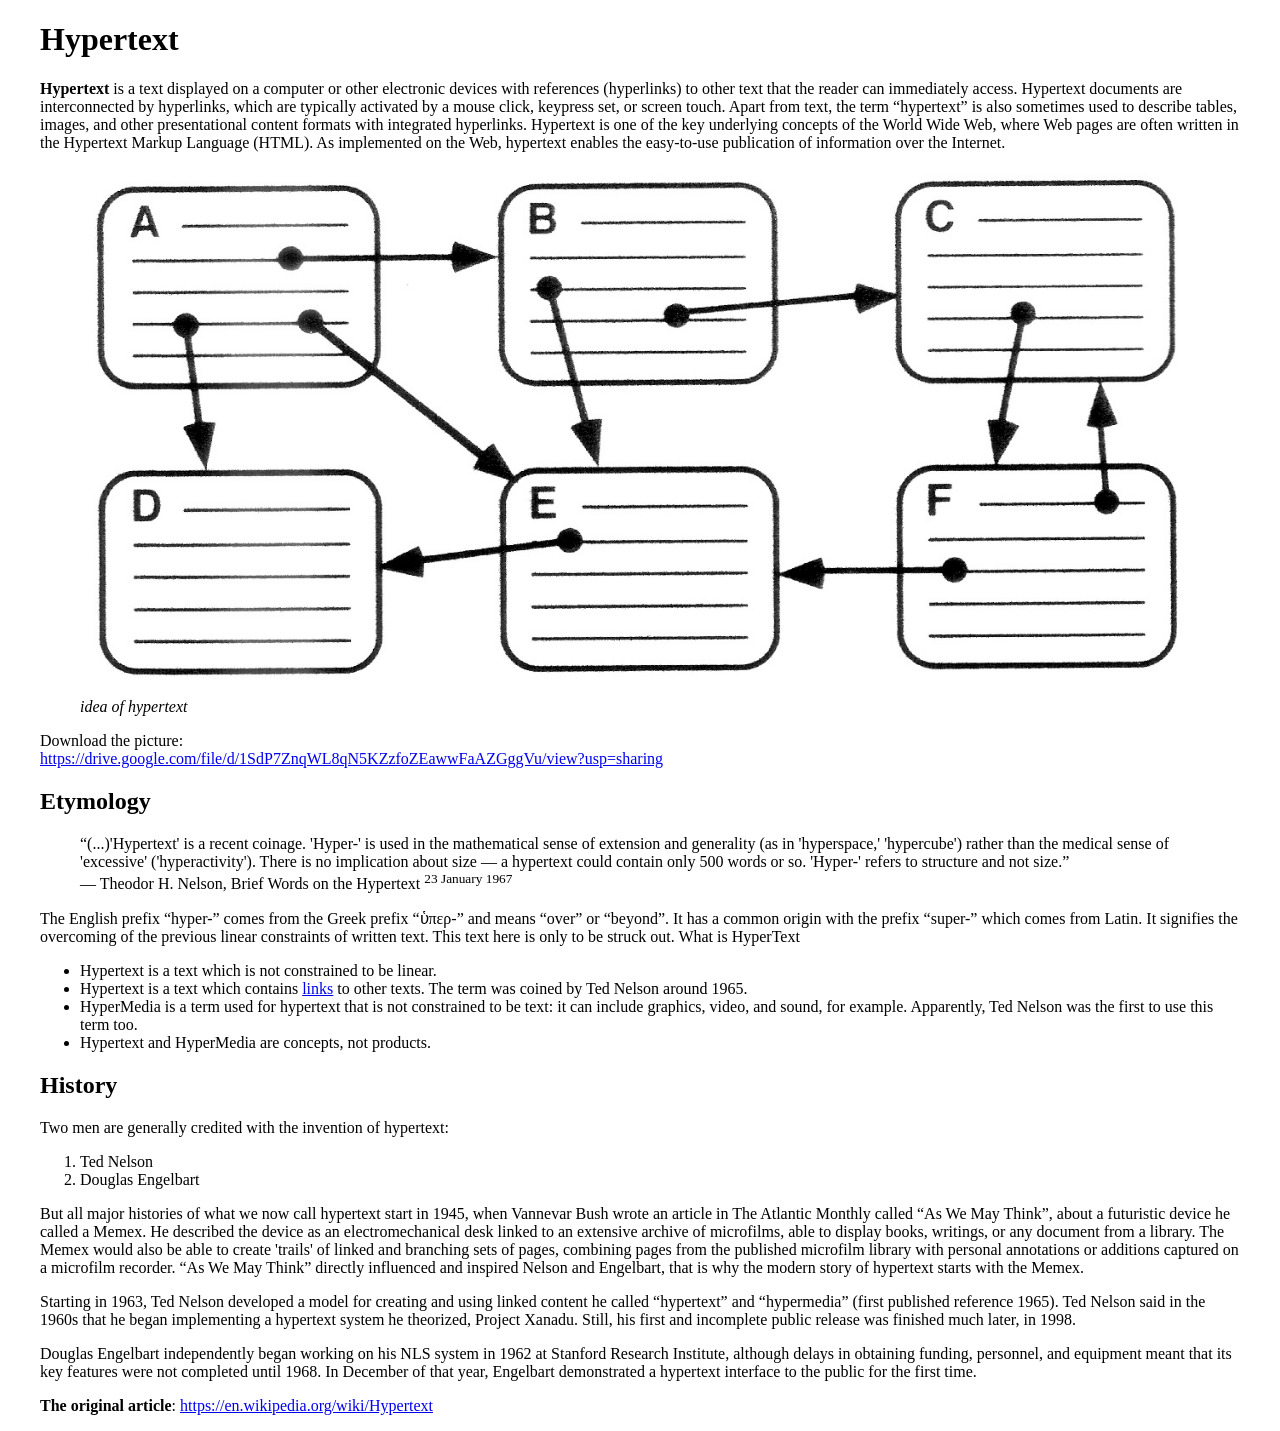
<file: Lesson_1/index.html>
<!DOCTYPE html>
<html lang="en">

<head>
    <meta charset="UTF-8">
    <title>Hypertext</title>
</head>

<body>
    <div style="width: 1200px; margin: auto;">
        <h1>Hypertext</h1>
    
        <p>
            <b>Hypertext</b> is a text displayed on a computer or other electronic devices with references
            (hyperlinks) to other text that the reader can immediately access. Hypertext documents are
            interconnected by hyperlinks, which are typically activated by a mouse click, keypress set, or
            screen touch. Apart from text, the term “hypertext” is also sometimes used to describe tables,
            images, and other presentational content formats with integrated hyperlinks. Hypertext is one of
            the key underlying concepts of the World Wide Web, where Web pages are often written in the
            Hypertext Markup Language (HTML). As implemented on the Web, hypertext enables the
            easy-to-use publication of information over the Internet.
        </p>
    
        
        <figure>
            <img src="hypertext1.jpg" alt="niggatext" width="100%" >
            <figcaption><i>idea of hypertext</i></figcaption>
        </figure>
    
        <p>Download the picture: <br><a href="https://drive.google.com/file/d/1SdP7ZnqWL8qN5KZzfoZEawwFaAZGggVu/view?usp=sharing">https://drive.google.com/file/d/1SdP7ZnqWL8qN5KZzfoZEawwFaAZGggVu/view?usp=sharing</a></p>
        
    
        <h2>Etymology</h2>
        <blockquote>
            “(...)'Hypertext' is a recent coinage. 'Hyper-' is used in the mathematical sense of extension and
            generality (as in 'hyperspace,' 'hypercube') rather than the medical sense of 'excessive'
            ('hyperactivity'). There is no implication about size — a hypertext could contain only 500 words
            or so. 'Hyper-' refers to structure and not size.” <br>
            — Theodor H. Nelson, Brief Words on the Hypertext
            <sup>23 January 1967</sup>
        </blockquote>
    
        The English prefix “hyper-” comes from the Greek prefix “ὑπερ-” and means “over” or “beyond”.
        It has a common origin with the prefix “super-” which comes from Latin. It signifies the
        overcoming of the previous linear constraints of written text.
    
        This text here is only to be struck out.
        What is HyperText
        <ul>
            <li>Hypertext is a text which is not constrained to be linear.</li>
            <li>Hypertext is a text which contains <a href="https://www.w3.org/2003/glossary/#link">links</a> to other texts. The term was coined by Ted
                Nelson around 1965.</li>
            <li>HyperMedia is a term used for hypertext that is not constrained to be text: it can include
                graphics, video, and sound, for example. Apparently, Ted Nelson was the first to use this term too.</li>
            <li>Hypertext and HyperMedia are concepts, not products.</li>
        </ul>
    
        <h2>History</h2>
        Two men are generally credited with the invention of hypertext:
        <ol>
            <li>Ted Nelson</li>
            <li>Douglas Engelbart</li>
        </ol>
        <p>
            But all major histories of what we now call hypertext start in 1945, when Vannevar Bush wrote
            an article in The Atlantic Monthly called “As We May Think”, about a futuristic device he called a
            Memex. He described the device as an electromechanical desk linked to an extensive archive of
            microfilms, able to display books, writings, or any document from a library. The Memex would
            also be able to create 'trails' of linked and branching sets of pages, combining pages from the
            published microfilm library with personal annotations or additions captured on a microfilm
            recorder. “As We May Think” directly influenced and inspired Nelson and Engelbart, that is why
            the modern story of hypertext starts with the Memex.
        </p>
    
        <p>
            Starting in 1963, Ted Nelson developed a model for creating and using linked content he called
            “hypertext” and “hypermedia” (first published reference 1965). Ted Nelson said in the 1960s that
            he began implementing a hypertext system he theorized, Project Xanadu. Still, his first and
            incomplete public release was finished much later, in 1998.
        </p>
    
        <p>
            Douglas Engelbart independently began working on his NLS system in 1962 at Stanford
            Research Institute, although delays in obtaining funding, personnel, and equipment meant that
            its key features were not completed until 1968. In December of that year, Engelbart
            demonstrated a hypertext interface to the public for the first time.
        </p>
    
        <p>
            <b>The original article</b>: <a href="https://en.wikipedia.org/wiki/Hypertext">https://en.wikipedia.org/wiki/Hypertext</a>
        </p>
    </div>
</body>
</file>
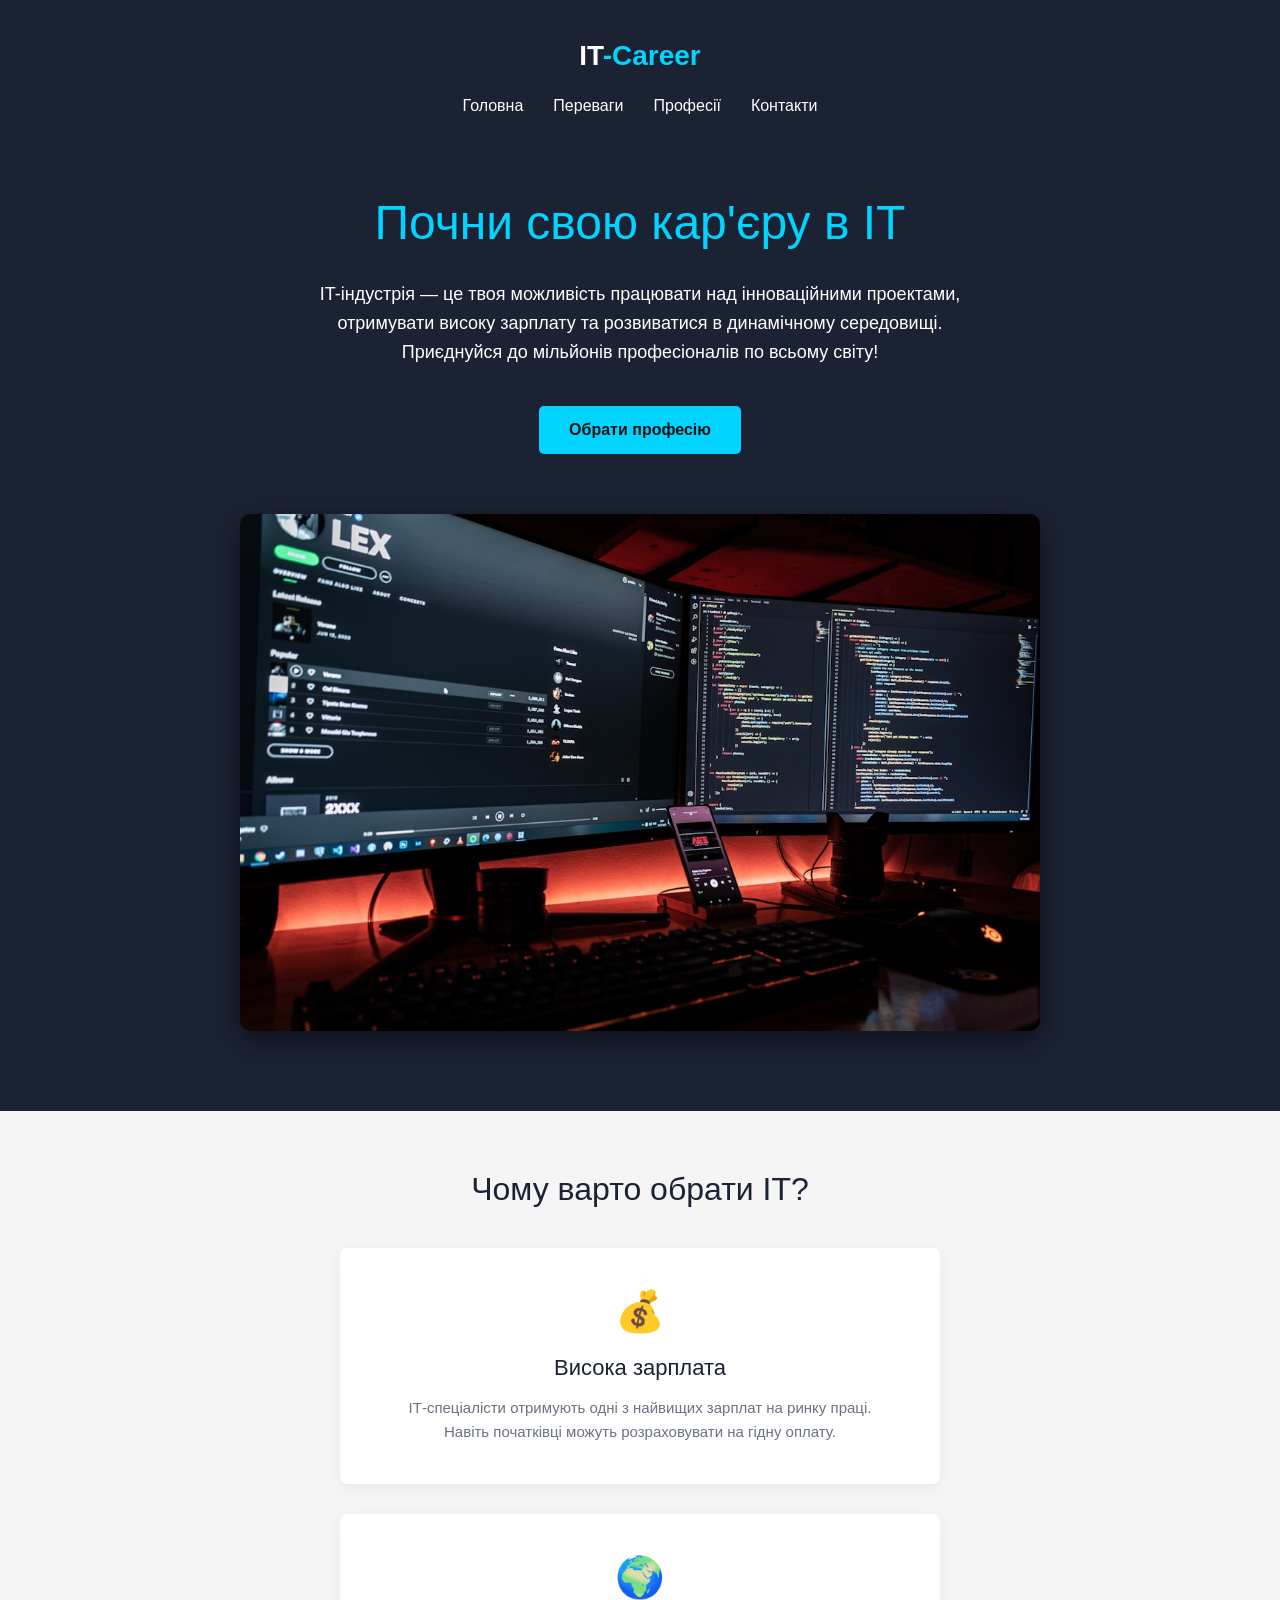
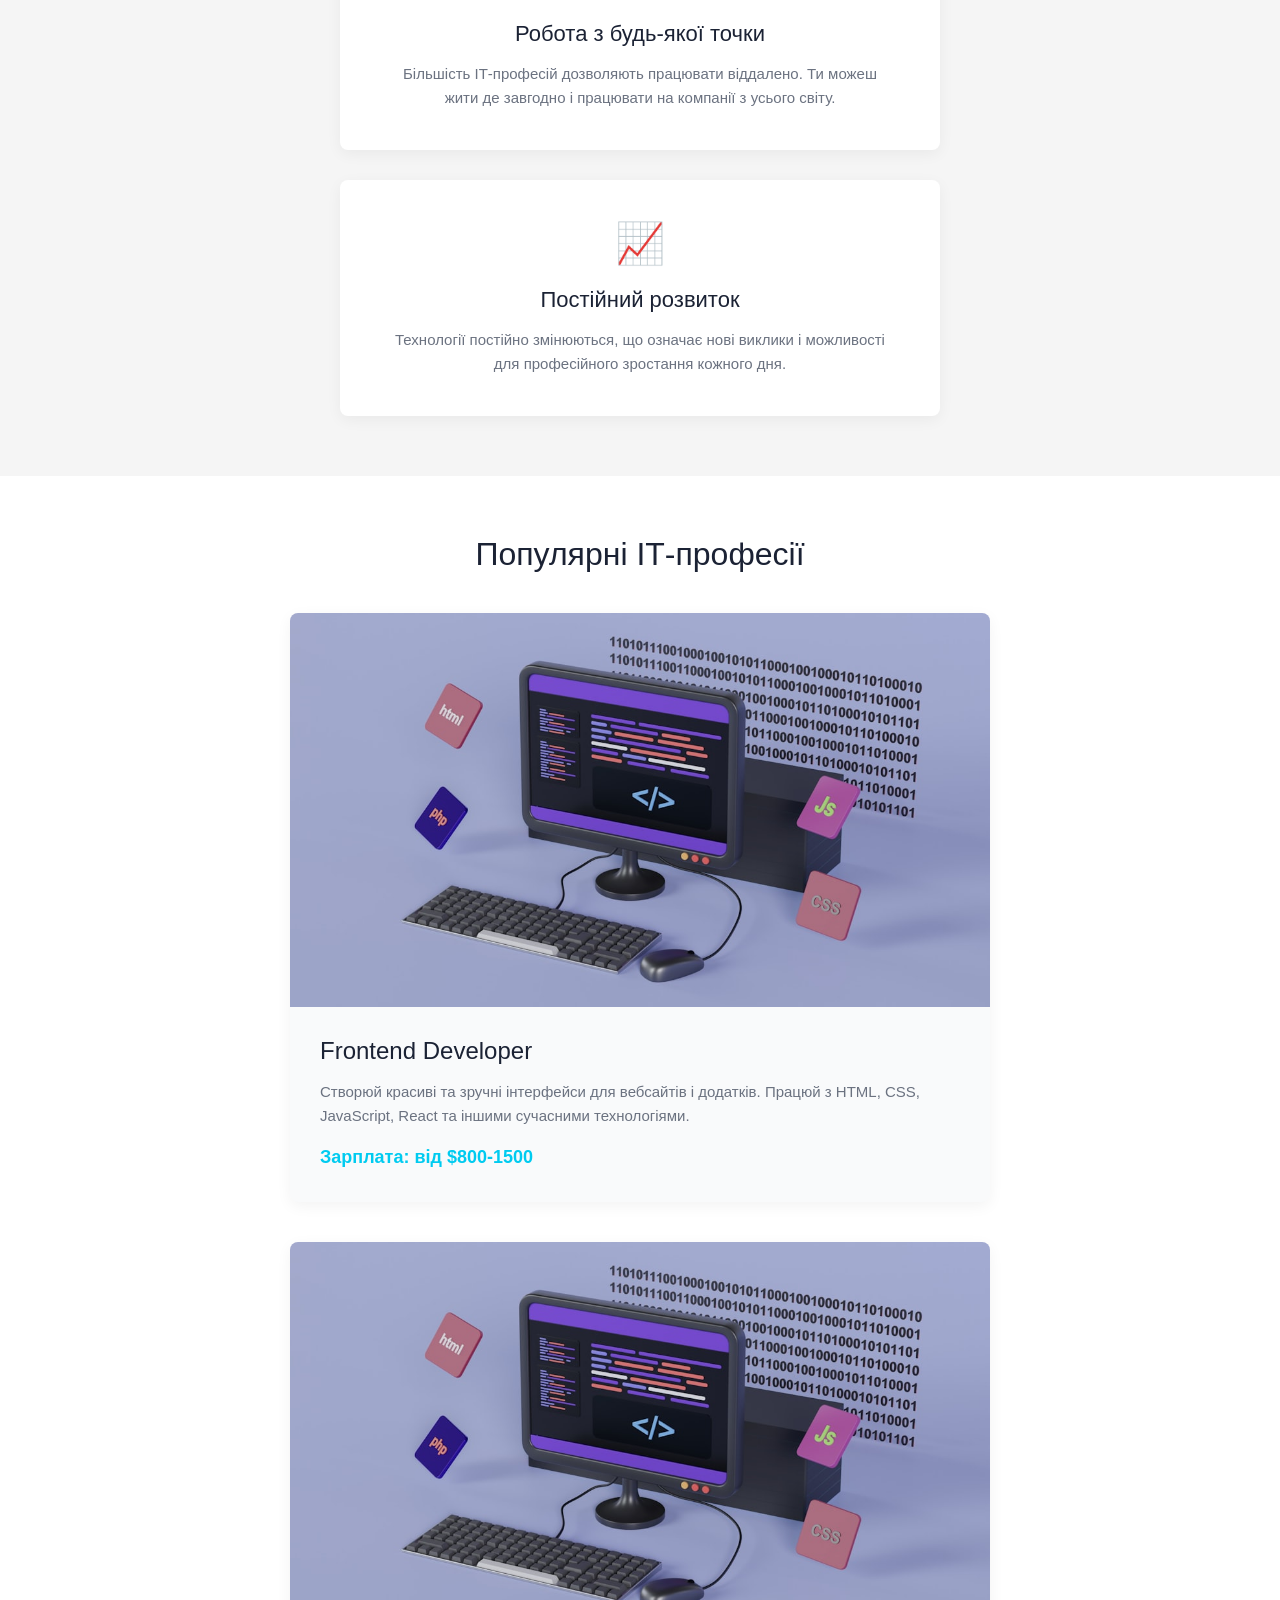
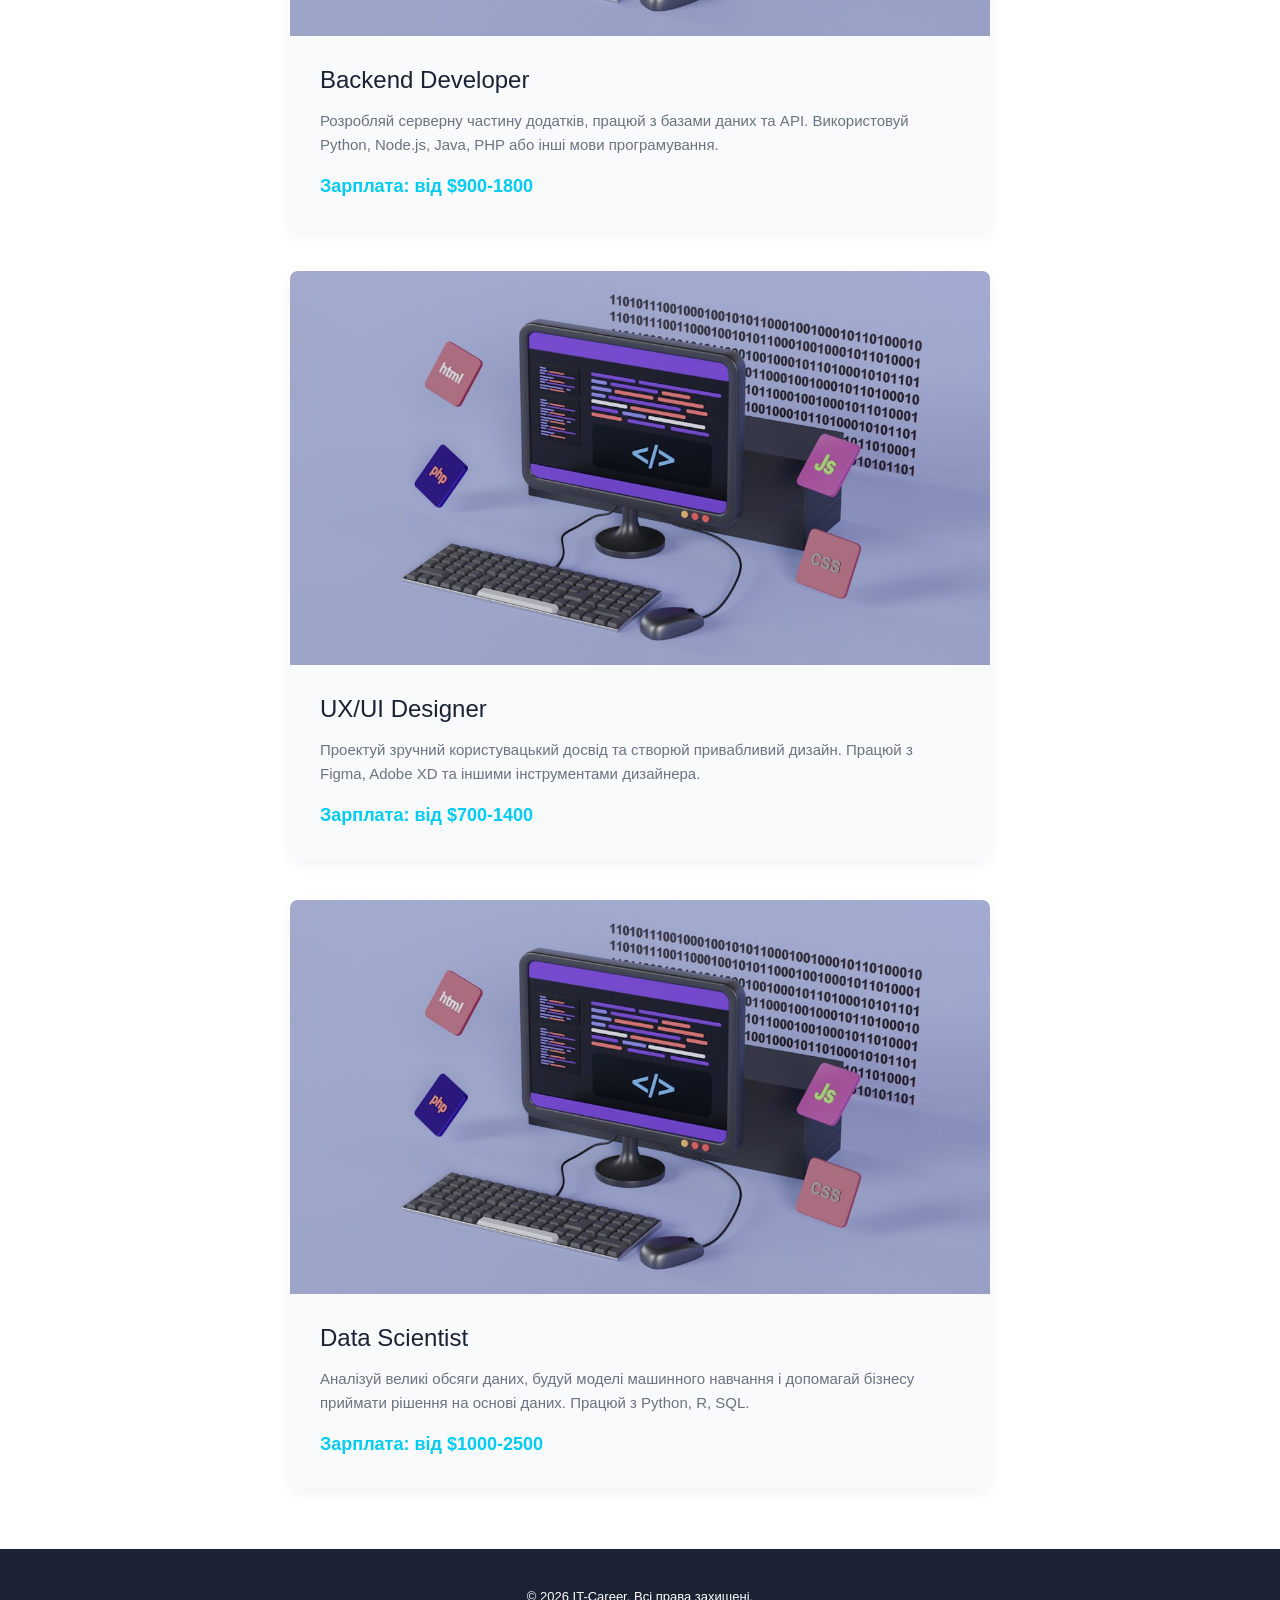
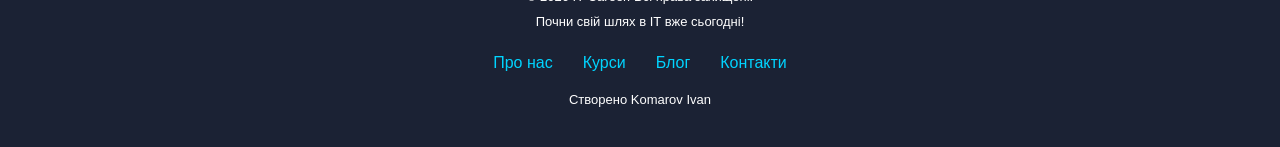
<file: Верстка/index.html>
<!DOCTYPE html>
<html lang="en">

<head>
    <meta charset="UTF-8">
    <meta name="viewport" content="width=device-width, initial-scale=1.0">
    <title>Landing page for IT careers</title>
    <link rel="stylesheet" href="style.css">
</head>

<body>
    <header class="header">
        <div class="logo">
            IT<span id="career">-Career</span>
        </div>
        <nav class="nav">
            <ul class="nav-list">
                <li><a href="#">Головна</a></li>
                <li><a href="#">Переваги</a></li>
                <li><a href="#">Професії</a></li>
                <li><a href="#">Контакти</a></li>
            </ul>
        </nav>
    </header>
    <main>
        <section class="banner">
            <h1>Почни свою кар'єру в IT</h1>
            <p>IT-індустрія — це твоя можливість працювати над інноваційними проектами,<br>отримувати високу зарплату та
                розвиватися в динамічному середовищі.<br>Приєднуйся до мільйонів професіоналів по всьому світу!</p>
            <a href="#" class="btn">Обрати професію</a>
            <img src="header.jfif" alt="IT Workspace">
        </section>
        <section class="why">
            <h2>Чому варто обрати IT?</h2>
            <div class="why-list">
                <div class="why-item">
                    <h2>💰</h2>
                    <h3>Висока зарплата</h3>
                    <p>
                        ІТ-спеціалісти отримують одні з найвищих зарплат на ринку праці.<br>
                        Навіть початківці можуть розраховувати на гідну оплату.
                    </p>
                </div>
                <div class="why-item">
                    <h2>🌍</h2>
                    <h3>Робота з будь-якої точки</h3>
                    <p>
                        Більшість ІТ-професій дозволяють працювати віддалено. Ти можеш<br>
                        жити де завгодно і працювати на компанії з усього світу.
                    </p>
                </div>
                <div class="why-item">
                    <h2>📈</h2>
                    <h3>Постійний розвиток</h3>
                    <p>
                        Технології постійно змінюються, що означає нові виклики і можливості<br>
                        для професійного зростання кожного дня.
                    </p>
                </div>
            </div>
        </section>
        <section class="professions">
            <h2>
                Популярні ІТ-професії
            </h2>
            <div class="professions-list">
                <div class="profession">
                    <img src="frontend.jfif" alt="HTML5">
                    <h3>Frontend Developer</h3>
                    <p>Створюй красиві та зручні інтерфейси для вебсайтів і додатків. Працюй з HTML, CSS, JavaScript,
                        React та іншими сучасними технологіями.</p>
                    <p id="zarplata">Зарплата: від $800-1500</p>
                </div>
                <div class="profession">
                    <img src="frontend.jfif" alt="HTML5">
                    <h3>Backend Developer</h3>
                    <p>Розробляй серверну частину додатків, працюй з базами даних та API. Використовуй Python, Node.js,
                        Java, PHP або інші мови програмування.</p>
                    <p id="zarplata">Зарплата: від $900-1800</p>
                </div>
                <div class="profession">
                    <img src="frontend.jfif" alt="HTML5">
                    <h3>UX/UI Designer</h3>
                    <p>Проектуй зручний користувацький досвід та створюй привабливий дизайн. Працюй з Figma, Adobe XD та
                        іншими інструментами дизайнера.</p>
                    <p id="zarplata">Зарплата: від $700-1400</p>
                </div>
                <div class="profession">
                    <img src="frontend.jfif" alt="HTML5">
                    <h3>Data Scientist</h3>
                    <p>Аналізуй великі обсяги даних, будуй моделі машинного навчання і допомагай бізнесу приймати
                        рішення на основі даних. Працюй з Python, R, SQL.</p>
                    <p id="zarplata">Зарплата: від $1000-2500</p>
                </div>
            </div>

        </section>
        <footer>
            <p>© 2026 IT-Career. Всі права захищені.</p>
            <p>Почни свій шлях в ІТ вже сьогодні!</p>

            <nav class="nav">
                <ul class="nav-list">
                    <li><a href="#">Про нас</a></li>
                    <li><a href="#">Курси</a></li>
                    <li><a href="#">Блог</a></li>
                    <li><a href="#">Контакти</a></li>
                </ul>
            </nav>
            <p>Створено Komarov Ivan</p>
        </footer>
    </main>

</html>
</file>
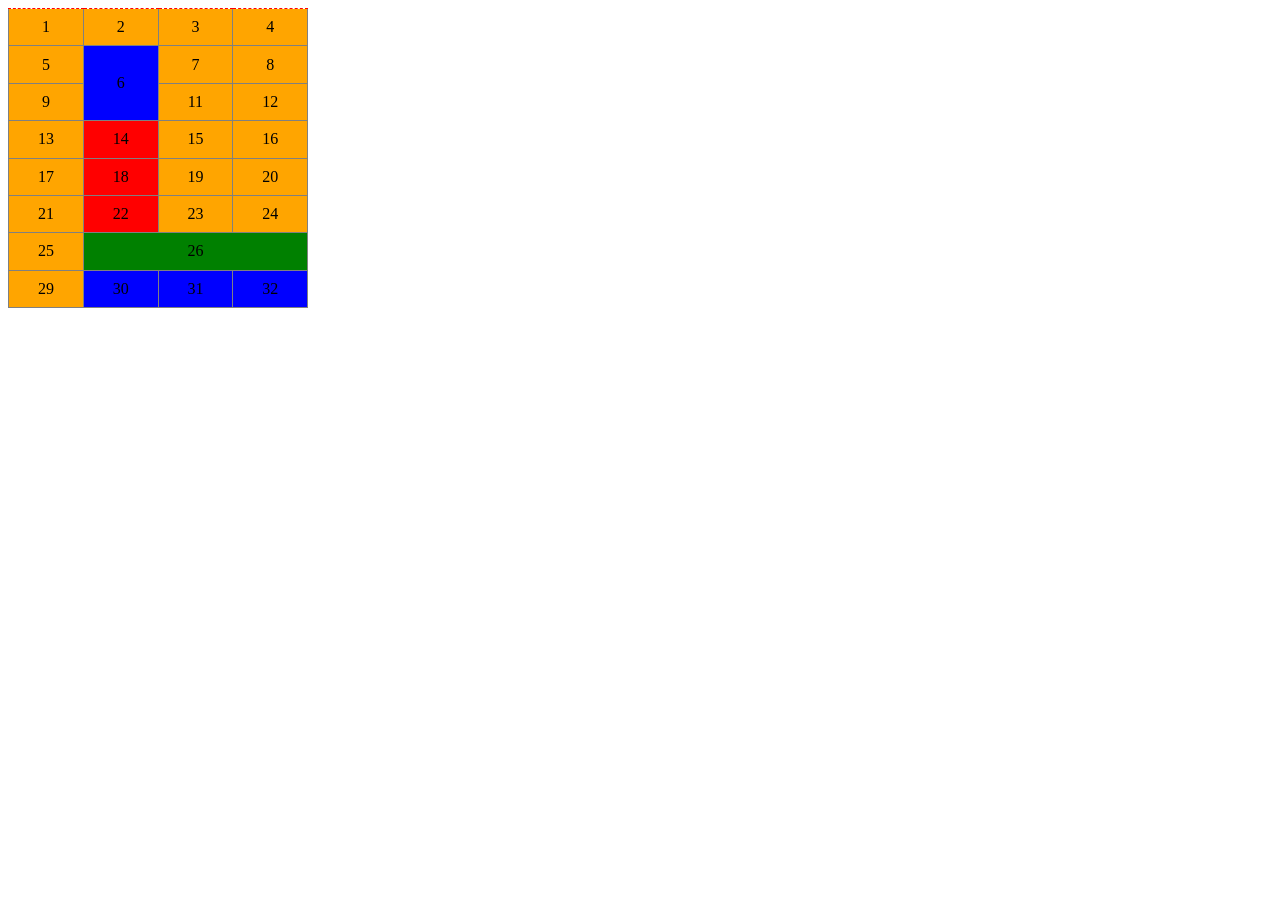
<file: Таблиця/index.html>
<!DOCTYPE html>
<html lang="en">

<head>
    <meta charset="UTF-8">
    <meta name="viewport" content="width=device-width, initial-scale=1.0">
    <title>HTML Table Grid</title>
    <style>
        td {
            background-color: orange;
            text-align: center;
        }

        table {
            width: 300px;
            height: 300px;
            border-collapse: collapse;
        }

        .red {
            background-color: red;
        }

        .green {
            background-color: green;
        }

        .blue {
            background-color: blue;
        }

        .border-top {
            border-top: 1px dashed red;
        }

        .border-bottom {
            border-bottom: 1px dashed red;
        }
    </style>
</head>

<body>
    <table border="1">
        <tr>
            <td class="border-top">1</td>
            <td class="border-top">2</td>
            <td class="border-top">3</td>
            <td class="border-top">4</td>
        </tr>
        <tr>
            <td>5</td>
            <td rowspan="2" class="blue">6</td>
            <td>7</td>
            <td>8</td>
        </tr>
        <tr>
            <td>9</td>
            <td>11</td>
            <td>12</td>
        </tr>
        <tr>
            <td>13</td>
            <td class="red">14</td>
            <td>15</td>
            <td>16</td>
        </tr>
        <tr>
            <td>17</td>
            <td class="red">18</td>
            <td>19</td>
            <td>20</td>
        </tr>
        <tr>
            <td>21</td>
            <td class="red">22</td>
            <td>23</td>
            <td>24</td>
        </tr>
        <tr>
            <td>25</td>
            <td class="green" colspan="3">26</td>
        </tr>
        <tr>
            <td>29</td>
            <td class="blue">30</td>
            <td class="blue">31</td>
            <td class="blue">32</td>
        </tr>
    </table>
</body>

</html>
</file>
<file: Верстка/style.css>
* {
    box-sizing: border-box;
    margin: 0;
    padding: 0;
}

body {
    background-color: #1b2234;
    font-family: Arial, sans-serif;
}

.header {
    display: flex;
    flex-direction: column;
    align-items: center;
    padding: 40px 0;
}

.logo {
    font-size: 28px;
    font-weight: bold;
    margin-bottom: 25px;
    color: #fff;
}

#career {
    color: #00d4ff;
}

.nav-list {
    display: flex;
    list-style: none;
    gap: 30px;
}

.nav-list a {
    text-decoration: none;
    color: #ffffff;
    font-size: 16px;
}

.nav-list a:hover {
    color: #00d4ff;
}

section {
    display: flex;
    flex-direction: column;
    padding: 60px 20px;
    align-items: center;
}

.banner {
    text-align: center;
    padding: 40px 20px 80px;
    color: #ffffff;
}

.banner h1 {
    font-size: 48px;
    color: #00d4ff;
    margin-bottom: 30px;
    font-weight: normal;
}

.banner p {
    font-size: 18px;
    line-height: 1.6;
    margin-bottom: 40px;
}

.btn {
    display: inline-block;
    background-color: #00d4ff;
    color: #111;
    padding: 15px 30px;
    text-decoration: none;
    font-weight: bold;
    border-radius: 5px;
    font-size: 16px;
    margin-bottom: 60px;
    transition: background-color 0.3s;
}

.btn:hover {
    background-color: #00b8e6;
}

.banner img {
    max-width: 800px;
    width: 100%;
    border-radius: 10px;
    box-shadow: 0 10px 30px rgba(0, 0, 0, 0.5);
}

.why {
    background-color: #f5f5f5;
    color: #1b2234;
}

.why>h2 {
    font-size: 32px;
    margin-bottom: 40px;
    font-weight: normal;
}

.why-list {
    display: flex;
    flex-direction: column;
    gap: 30px;
    align-items: center;
}

.why-item {
    display: flex;
    flex-direction: column;
    align-items: center;
    text-align: center;
    width: 600px;
    padding: 40px;
    background-color: #ffffff;
    border-radius: 8px;
    box-shadow: 0 4px 15px rgba(0, 0, 0, 0.05);
}

.why-item h2 {
    font-size: 40px;
    margin-bottom: 20px;
}

.why-item h3 {
    font-size: 22px;
    font-weight: normal;
    margin-bottom: 15px;
    color: #1b2234;
}

.why-item p {
    color: #6b7280;
    line-height: 1.6;
    font-size: 15px;
}

.professions {
    background-color: #ffffff;
    color: #1b2234;
}

.professions>h2 {
    font-size: 32px;
    margin-bottom: 40px;
    font-weight: normal;
    text-align: center;
}

.professions-list {
    display: flex;
    flex-direction: column;
    gap: 40px;
    align-items: center;
}

.profession {
    display: flex;
    flex-direction: column;
    width: 700px;
    background-color: #f9fafb;
    border-radius: 8px;
    box-shadow: 0 4px 15px rgba(0, 0, 0, 0.05);
    overflow: hidden;
}

.profession img {
    width: 100%;
    height: auto;
    display: block;
}

.profession h3 {
    padding: 30px 30px 15px 30px;
    font-size: 24px;
    font-weight: normal;
    color: #1b2234;
}

.profession p {
    padding: 0 30px 15px 30px;
    color: #6b7280;
    line-height: 1.6;
    font-size: 15px;
}

#zarplata {
    padding: 0 30px 30px 30px;
    color: #00cbf0;
    font-weight: bold;
    font-size: 18px;
}

footer {
    color: #fff;
    display: flex;
    flex-direction: column;
    align-items: center;
    padding: 40px 0;
    gap: 10px;
}

footer p {
    font-size: 13px;
}

footer .nav-list {
    margin-top: 15px;
    margin-bottom: 10px;
}

footer .nav-list a {
    text-decoration: none;
    color: #00d4ff;
    font-size: 16px;
}
</file>
